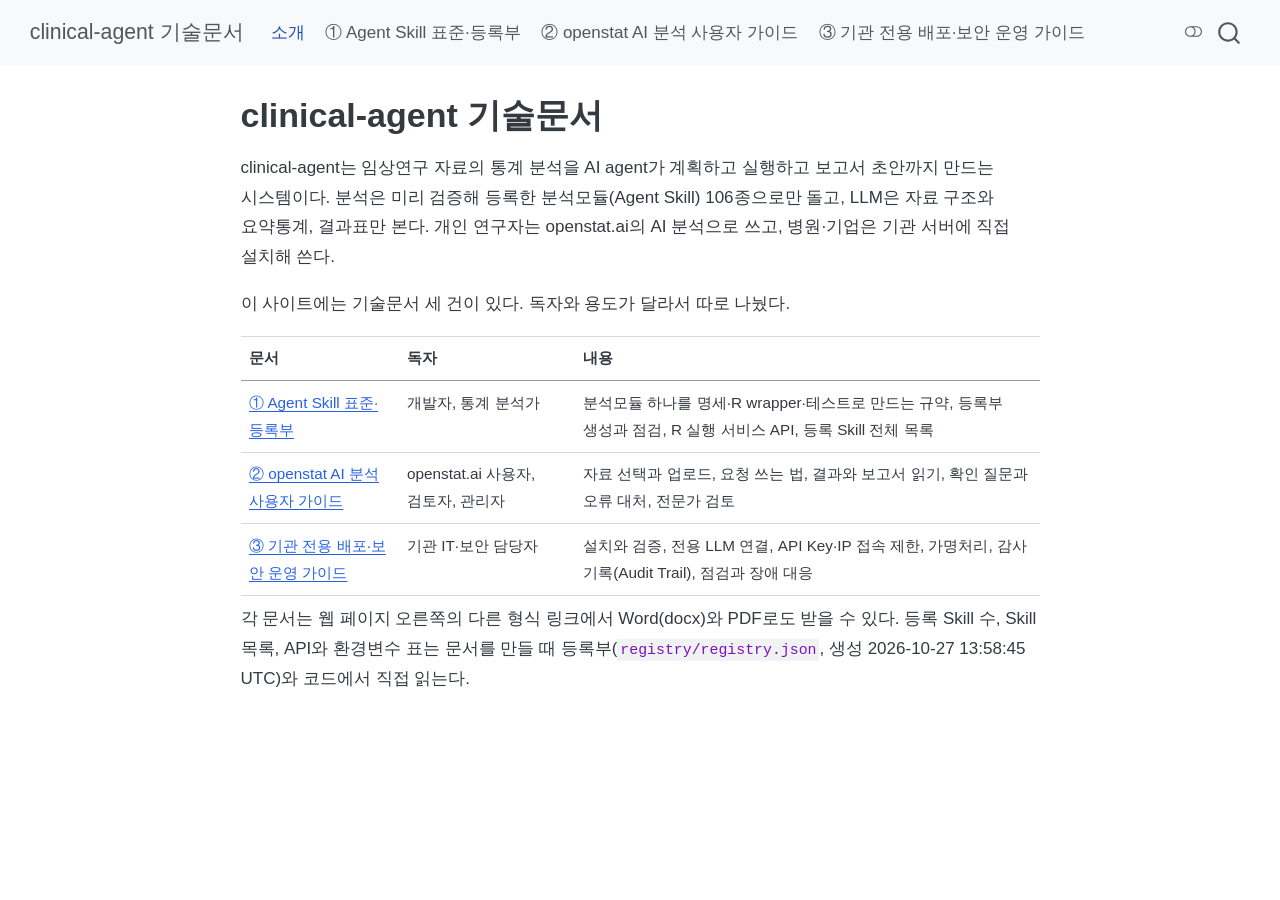
<file: index.html>
<!DOCTYPE html>
<html xmlns="http://www.w3.org/1999/xhtml" lang="ko" xml:lang="ko"><head>

<meta charset="utf-8">
<meta name="generator" content="quarto-1.8.26">

<meta name="viewport" content="width=device-width, initial-scale=1.0, user-scalable=yes">


<title>clinical-agent 기술문서</title>
<style>
code{white-space: pre-wrap;}
span.smallcaps{font-variant: small-caps;}
div.columns{display: flex; gap: min(4vw, 1.5em);}
div.column{flex: auto; overflow-x: auto;}
div.hanging-indent{margin-left: 1.5em; text-indent: -1.5em;}
ul.task-list{list-style: none;}
ul.task-list li input[type="checkbox"] {
  width: 0.8em;
  margin: 0 0.8em 0.2em -1em; /* quarto-specific, see https://github.com/quarto-dev/quarto-cli/issues/4556 */ 
  vertical-align: middle;
}
</style>


<script src="site_libs/quarto-nav/quarto-nav.js"></script>
<script src="site_libs/quarto-nav/headroom.min.js"></script>
<script src="site_libs/clipboard/clipboard.min.js"></script>
<script src="site_libs/quarto-search/autocomplete.umd.js"></script>
<script src="site_libs/quarto-search/fuse.min.js"></script>
<script src="site_libs/quarto-search/quarto-search.js"></script>
<meta name="quarto:offset" content="./">
<script src="site_libs/quarto-html/quarto.js" type="module"></script>
<script src="site_libs/quarto-html/tabsets/tabsets.js" type="module"></script>
<script src="site_libs/quarto-html/axe/axe-check.js" type="module"></script>
<script src="site_libs/quarto-html/popper.min.js"></script>
<script src="site_libs/quarto-html/tippy.umd.min.js"></script>
<script src="site_libs/quarto-html/anchor.min.js"></script>
<link href="site_libs/quarto-html/tippy.css" rel="stylesheet">
<link href="site_libs/quarto-html/quarto-syntax-highlighting-587c61ba64f3a5504c4d52d930310e48.css" rel="stylesheet" class="quarto-color-scheme" id="quarto-text-highlighting-styles">
<link href="site_libs/quarto-html/quarto-syntax-highlighting-dark-b758ccaa5987ceb1b75504551e579abf.css" rel="stylesheet" class="quarto-color-scheme quarto-color-alternate" id="quarto-text-highlighting-styles">
<link href="site_libs/quarto-html/quarto-syntax-highlighting-587c61ba64f3a5504c4d52d930310e48.css" rel="stylesheet" class="quarto-color-scheme-extra" id="quarto-text-highlighting-styles">
<script src="site_libs/bootstrap/bootstrap.min.js"></script>
<link href="site_libs/bootstrap/bootstrap-icons.css" rel="stylesheet">
<link href="site_libs/bootstrap/bootstrap-09bdb41a5f8bebf2b1c32cf21f44a23c.min.css" rel="stylesheet" append-hash="true" class="quarto-color-scheme" id="quarto-bootstrap" data-mode="light">
<link href="site_libs/bootstrap/bootstrap-dark-399badc1d2ddcb1eccee84a473ac2367.min.css" rel="stylesheet" append-hash="true" class="quarto-color-scheme quarto-color-alternate" id="quarto-bootstrap" data-mode="dark">
<link href="site_libs/bootstrap/bootstrap-09bdb41a5f8bebf2b1c32cf21f44a23c.min.css" rel="stylesheet" append-hash="true" class="quarto-color-scheme-extra" id="quarto-bootstrap" data-mode="light">
<script id="quarto-search-options" type="application/json">{
  "location": "navbar",
  "copy-button": false,
  "collapse-after": 3,
  "panel-placement": "end",
  "type": "overlay",
  "limit": 50,
  "keyboard-shortcut": [
    "f",
    "/",
    "s"
  ],
  "show-item-context": false,
  "language": {
    "search-no-results-text": "일치 없음",
    "search-matching-documents-text": "일치된 문서",
    "search-copy-link-title": "검색 링크 복사",
    "search-hide-matches-text": "추가 검색 결과 숨기기",
    "search-more-match-text": "추가 검색결과",
    "search-more-matches-text": "추가 검색결과",
    "search-clear-button-title": "제거",
    "search-text-placeholder": "",
    "search-detached-cancel-button-title": "취소",
    "search-submit-button-title": "검색",
    "search-label": "검색"
  }
}</script>
<style>html{ scroll-behavior: smooth; }</style>


<link rel="stylesheet" href="assets/styles.css">
</head>

<body class="nav-fixed fullcontent quarto-light"><script id="quarto-html-before-body" type="application/javascript">
    const toggleBodyColorMode = (bsSheetEl) => {
      const mode = bsSheetEl.getAttribute("data-mode");
      const bodyEl = window.document.querySelector("body");
      if (mode === "dark") {
        bodyEl.classList.add("quarto-dark");
        bodyEl.classList.remove("quarto-light");
      } else {
        bodyEl.classList.add("quarto-light");
        bodyEl.classList.remove("quarto-dark");
      }
    }
    const toggleBodyColorPrimary = () => {
      const bsSheetEl = window.document.querySelector("link#quarto-bootstrap:not([rel=disabled-stylesheet])");
      if (bsSheetEl) {
        toggleBodyColorMode(bsSheetEl);
      }
    }
    const setColorSchemeToggle = (alternate) => {
      const toggles = window.document.querySelectorAll('.quarto-color-scheme-toggle');
      for (let i=0; i < toggles.length; i++) {
        const toggle = toggles[i];
        if (toggle) {
          if (alternate) {
            toggle.classList.add("alternate");
          } else {
            toggle.classList.remove("alternate");
          }
        }
      }
    };
    const toggleColorMode = (alternate) => {
      // Switch the stylesheets
      const primaryStylesheets = window.document.querySelectorAll('link.quarto-color-scheme:not(.quarto-color-alternate)');
      const alternateStylesheets = window.document.querySelectorAll('link.quarto-color-scheme.quarto-color-alternate');
      manageTransitions('#quarto-margin-sidebar .nav-link', false);
      if (alternate) {
        // note: dark is layered on light, we don't disable primary!
        enableStylesheet(alternateStylesheets);
        for (const sheetNode of alternateStylesheets) {
          if (sheetNode.id === "quarto-bootstrap") {
            toggleBodyColorMode(sheetNode);
          }
        }
      } else {
        disableStylesheet(alternateStylesheets);
        enableStylesheet(primaryStylesheets)
        toggleBodyColorPrimary();
      }
      manageTransitions('#quarto-margin-sidebar .nav-link', true);
      // Switch the toggles
      setColorSchemeToggle(alternate)
      // Hack to workaround the fact that safari doesn't
      // properly recolor the scrollbar when toggling (#1455)
      if (navigator.userAgent.indexOf('Safari') > 0 && navigator.userAgent.indexOf('Chrome') == -1) {
        manageTransitions("body", false);
        window.scrollTo(0, 1);
        setTimeout(() => {
          window.scrollTo(0, 0);
          manageTransitions("body", true);
        }, 40);
      }
    }
    const disableStylesheet = (stylesheets) => {
      for (let i=0; i < stylesheets.length; i++) {
        const stylesheet = stylesheets[i];
        stylesheet.rel = 'disabled-stylesheet';
      }
    }
    const enableStylesheet = (stylesheets) => {
      for (let i=0; i < stylesheets.length; i++) {
        const stylesheet = stylesheets[i];
        if(stylesheet.rel !== 'stylesheet') { // for Chrome, which will still FOUC without this check
          stylesheet.rel = 'stylesheet';
        }
      }
    }
    const manageTransitions = (selector, allowTransitions) => {
      const els = window.document.querySelectorAll(selector);
      for (let i=0; i < els.length; i++) {
        const el = els[i];
        if (allowTransitions) {
          el.classList.remove('notransition');
        } else {
          el.classList.add('notransition');
        }
      }
    }
    const isFileUrl = () => {
      return window.location.protocol === 'file:';
    }
    const hasAlternateSentinel = () => {
      let styleSentinel = getColorSchemeSentinel();
      if (styleSentinel !== null) {
        return styleSentinel === "alternate";
      } else {
        return false;
      }
    }
    const setStyleSentinel = (alternate) => {
      const value = alternate ? "alternate" : "default";
      if (!isFileUrl()) {
        window.localStorage.setItem("quarto-color-scheme", value);
      } else {
        localAlternateSentinel = value;
      }
    }
    const getColorSchemeSentinel = () => {
      if (!isFileUrl()) {
        const storageValue = window.localStorage.getItem("quarto-color-scheme");
        return storageValue != null ? storageValue : localAlternateSentinel;
      } else {
        return localAlternateSentinel;
      }
    }
    const toggleGiscusIfUsed = (isAlternate, darkModeDefault) => {
      const baseTheme = document.querySelector('#giscus-base-theme')?.value ?? 'light';
      const alternateTheme = document.querySelector('#giscus-alt-theme')?.value ?? 'dark';
      let newTheme = '';
      if(authorPrefersDark) {
        newTheme = isAlternate ? baseTheme : alternateTheme;
      } else {
        newTheme = isAlternate ? alternateTheme : baseTheme;
      }
      const changeGiscusTheme = () => {
        // From: https://github.com/giscus/giscus/issues/336
        const sendMessage = (message) => {
          const iframe = document.querySelector('iframe.giscus-frame');
          if (!iframe) return;
          iframe.contentWindow.postMessage({ giscus: message }, 'https://giscus.app');
        }
        sendMessage({
          setConfig: {
            theme: newTheme
          }
        });
      }
      const isGiscussLoaded = window.document.querySelector('iframe.giscus-frame') !== null;
      if (isGiscussLoaded) {
        changeGiscusTheme();
      }
    };
    const authorPrefersDark = false;
    const darkModeDefault = authorPrefersDark;
      document.querySelector('link#quarto-text-highlighting-styles.quarto-color-scheme-extra').rel = 'disabled-stylesheet';
      document.querySelector('link#quarto-bootstrap.quarto-color-scheme-extra').rel = 'disabled-stylesheet';
    let localAlternateSentinel = darkModeDefault ? 'alternate' : 'default';
    // Dark / light mode switch
    window.quartoToggleColorScheme = () => {
      // Read the current dark / light value
      let toAlternate = !hasAlternateSentinel();
      toggleColorMode(toAlternate);
      setStyleSentinel(toAlternate);
      toggleGiscusIfUsed(toAlternate, darkModeDefault);
      window.dispatchEvent(new Event('resize'));
    };
    // Switch to dark mode if need be
    if (hasAlternateSentinel()) {
      toggleColorMode(true);
    } else {
      toggleColorMode(false);
    }
  </script>

<div id="quarto-search-results"></div>
  <header id="quarto-header" class="headroom fixed-top">
    <nav class="navbar navbar-expand-lg " data-bs-theme="dark">
      <div class="navbar-container container-fluid">
      <div class="navbar-brand-container mx-auto">
    <a class="navbar-brand" href="./index.html">
    <span class="navbar-title">clinical-agent 기술문서</span>
    </a>
  </div>
            <div id="quarto-search" class="" title="검색"></div>
          <button class="navbar-toggler" type="button" data-bs-toggle="collapse" data-bs-target="#navbarCollapse" aria-controls="navbarCollapse" role="menu" aria-expanded="false" aria-label="탐색 전환" onclick="if (window.quartoToggleHeadroom) { window.quartoToggleHeadroom(); }">
  <span class="navbar-toggler-icon"></span>
</button>
          <div class="collapse navbar-collapse" id="navbarCollapse">
            <ul class="navbar-nav navbar-nav-scroll me-auto">
  <li class="nav-item">
    <a class="nav-link active" href="./index.html" aria-current="page"> 
<span class="menu-text">소개</span></a>
  </li>  
  <li class="nav-item">
    <a class="nav-link" href="./skill-standard/index.html"> 
<span class="menu-text">① Agent Skill 표준·등록부</span></a>
  </li>  
  <li class="nav-item">
    <a class="nav-link" href="./user-guide/index.html"> 
<span class="menu-text">② openstat AI 분석 사용자 가이드</span></a>
  </li>  
  <li class="nav-item">
    <a class="nav-link" href="./onprem-ops/index.html"> 
<span class="menu-text">③ 기관 전용 배포·보안 운영 가이드</span></a>
  </li>  
</ul>
          </div> <!-- /navcollapse -->
            <div class="quarto-navbar-tools">
  <a href="" class="quarto-color-scheme-toggle quarto-navigation-tool  px-1" onclick="window.quartoToggleColorScheme(); return false;" title="다크 모드 전환"><i class="bi"></i></a>
</div>
      </div> <!-- /container-fluid -->
    </nav>
</header>
<!-- content -->
<div id="quarto-content" class="quarto-container page-columns page-rows-contents page-layout-article page-navbar">
<!-- sidebar -->
<!-- margin-sidebar -->
    
<!-- main -->
<main class="content" id="quarto-document-content">


<header id="title-block-header" class="quarto-title-block default">
<div class="quarto-title">
<h1 class="title">clinical-agent 기술문서</h1>
</div>



<div class="quarto-title-meta">

    
  
    
  </div>
  


</header>


<p>clinical-agent는 임상연구 자료의 통계 분석을 AI agent가 계획하고 실행하고 보고서 초안까지 만드는 시스템이다. 분석은 미리 검증해 등록한 분석모듈(Agent Skill) 106종으로만 돌고, LLM은 자료 구조와 요약통계, 결과표만 본다. 개인 연구자는 openstat.ai의 AI 분석으로 쓰고, 병원·기업은 기관 서버에 직접 설치해 쓴다.</p>
<p>이 사이트에는 기술문서 세 건이 있다. 독자와 용도가 달라서 따로 나눴다.</p>
<table class="caption-top table">
<thead>
<tr class="header">
<th>문서</th>
<th>독자</th>
<th>내용</th>
</tr>
</thead>
<tbody>
<tr class="odd">
<td><a href="./skill-standard/index.html">① Agent Skill 표준·등록부</a></td>
<td>개발자, 통계 분석가</td>
<td>분석모듈 하나를 명세·R wrapper·테스트로 만드는 규약, 등록부 생성과 점검, R 실행 서비스 API, 등록 Skill 전체 목록</td>
</tr>
<tr class="even">
<td><a href="./user-guide/index.html">② openstat AI 분석 사용자 가이드</a></td>
<td>openstat.ai 사용자, 검토자, 관리자</td>
<td>자료 선택과 업로드, 요청 쓰는 법, 결과와 보고서 읽기, 확인 질문과 오류 대처, 전문가 검토</td>
</tr>
<tr class="odd">
<td><a href="./onprem-ops/index.html">③ 기관 전용 배포·보안 운영 가이드</a></td>
<td>기관 IT·보안 담당자</td>
<td>설치와 검증, 전용 LLM 연결, API Key·IP 접속 제한, 가명처리, 감사 기록(Audit Trail), 점검과 장애 대응</td>
</tr>
</tbody>
</table>
<p>각 문서는 웹 페이지 오른쪽의 다른 형식 링크에서 Word(docx)와 PDF로도 받을 수 있다. 등록 Skill 수, Skill 목록, API와 환경변수 표는 문서를 만들 때 등록부(<code>registry/registry.json</code>, 생성 2026-10-27 13:58:45 UTC)와 코드에서 직접 읽는다.</p>



</main> <!-- /main -->
<script id="quarto-html-after-body" type="application/javascript">
  window.document.addEventListener("DOMContentLoaded", function (event) {
    // Ensure there is a toggle, if there isn't float one in the top right
    if (window.document.querySelector('.quarto-color-scheme-toggle') === null) {
      const a = window.document.createElement('a');
      a.classList.add('top-right');
      a.classList.add('quarto-color-scheme-toggle');
      a.href = "";
      a.onclick = function() { try { window.quartoToggleColorScheme(); } catch {} return false; };
      const i = window.document.createElement("i");
      i.classList.add('bi');
      a.appendChild(i);
      window.document.body.appendChild(a);
    }
    setColorSchemeToggle(hasAlternateSentinel())
    const icon = "";
    const anchorJS = new window.AnchorJS();
    anchorJS.options = {
      placement: 'right',
      icon: icon
    };
    anchorJS.add('.anchored');
    const isCodeAnnotation = (el) => {
      for (const clz of el.classList) {
        if (clz.startsWith('code-annotation-')) {                     
          return true;
        }
      }
      return false;
    }
    const onCopySuccess = function(e) {
      // button target
      const button = e.trigger;
      // don't keep focus
      button.blur();
      // flash "checked"
      button.classList.add('code-copy-button-checked');
      var currentTitle = button.getAttribute("title");
      button.setAttribute("title", "복사완료!");
      let tooltip;
      if (window.bootstrap) {
        button.setAttribute("data-bs-toggle", "tooltip");
        button.setAttribute("data-bs-placement", "left");
        button.setAttribute("data-bs-title", "복사완료!");
        tooltip = new bootstrap.Tooltip(button, 
          { trigger: "manual", 
            customClass: "code-copy-button-tooltip",
            offset: [0, -8]});
        tooltip.show();    
      }
      setTimeout(function() {
        if (tooltip) {
          tooltip.hide();
          button.removeAttribute("data-bs-title");
          button.removeAttribute("data-bs-toggle");
          button.removeAttribute("data-bs-placement");
        }
        button.setAttribute("title", currentTitle);
        button.classList.remove('code-copy-button-checked');
      }, 1000);
      // clear code selection
      e.clearSelection();
    }
    const getTextToCopy = function(trigger) {
      const outerScaffold = trigger.parentElement.cloneNode(true);
      const codeEl = outerScaffold.querySelector('code');
      for (const childEl of codeEl.children) {
        if (isCodeAnnotation(childEl)) {
          childEl.remove();
        }
      }
      return codeEl.innerText;
    }
    const clipboard = new window.ClipboardJS('.code-copy-button:not([data-in-quarto-modal])', {
      text: getTextToCopy
    });
    clipboard.on('success', onCopySuccess);
    if (window.document.getElementById('quarto-embedded-source-code-modal')) {
      const clipboardModal = new window.ClipboardJS('.code-copy-button[data-in-quarto-modal]', {
        text: getTextToCopy,
        container: window.document.getElementById('quarto-embedded-source-code-modal')
      });
      clipboardModal.on('success', onCopySuccess);
    }
      var localhostRegex = new RegExp(/^(?:http|https):\/\/localhost\:?[0-9]*\//);
      var mailtoRegex = new RegExp(/^mailto:/);
        var filterRegex = new RegExp("https:\/\/zarathucorp\.github\.io\/clinical-agent-docs\/");
      var isInternal = (href) => {
          return filterRegex.test(href) || localhostRegex.test(href) || mailtoRegex.test(href);
      }
      // Inspect non-navigation links and adorn them if external
     var links = window.document.querySelectorAll('a[href]:not(.nav-link):not(.navbar-brand):not(.toc-action):not(.sidebar-link):not(.sidebar-item-toggle):not(.pagination-link):not(.no-external):not([aria-hidden]):not(.dropdown-item):not(.quarto-navigation-tool):not(.about-link)');
      for (var i=0; i<links.length; i++) {
        const link = links[i];
        if (!isInternal(link.href)) {
          // undo the damage that might have been done by quarto-nav.js in the case of
          // links that we want to consider external
          if (link.dataset.originalHref !== undefined) {
            link.href = link.dataset.originalHref;
          }
        }
      }
    function tippyHover(el, contentFn, onTriggerFn, onUntriggerFn) {
      const config = {
        allowHTML: true,
        maxWidth: 500,
        delay: 100,
        arrow: false,
        appendTo: function(el) {
            return el.parentElement;
        },
        interactive: true,
        interactiveBorder: 10,
        theme: 'quarto',
        placement: 'bottom-start',
      };
      if (contentFn) {
        config.content = contentFn;
      }
      if (onTriggerFn) {
        config.onTrigger = onTriggerFn;
      }
      if (onUntriggerFn) {
        config.onUntrigger = onUntriggerFn;
      }
      window.tippy(el, config); 
    }
    const noterefs = window.document.querySelectorAll('a[role="doc-noteref"]');
    for (var i=0; i<noterefs.length; i++) {
      const ref = noterefs[i];
      tippyHover(ref, function() {
        // use id or data attribute instead here
        let href = ref.getAttribute('data-footnote-href') || ref.getAttribute('href');
        try { href = new URL(href).hash; } catch {}
        const id = href.replace(/^#\/?/, "");
        const note = window.document.getElementById(id);
        if (note) {
          return note.innerHTML;
        } else {
          return "";
        }
      });
    }
    const xrefs = window.document.querySelectorAll('a.quarto-xref');
    const processXRef = (id, note) => {
      // Strip column container classes
      const stripColumnClz = (el) => {
        el.classList.remove("page-full", "page-columns");
        if (el.children) {
          for (const child of el.children) {
            stripColumnClz(child);
          }
        }
      }
      stripColumnClz(note)
      if (id === null || id.startsWith('sec-')) {
        // Special case sections, only their first couple elements
        const container = document.createElement("div");
        if (note.children && note.children.length > 2) {
          container.appendChild(note.children[0].cloneNode(true));
          for (let i = 1; i < note.children.length; i++) {
            const child = note.children[i];
            if (child.tagName === "P" && child.innerText === "") {
              continue;
            } else {
              container.appendChild(child.cloneNode(true));
              break;
            }
          }
          if (window.Quarto?.typesetMath) {
            window.Quarto.typesetMath(container);
          }
          return container.innerHTML
        } else {
          if (window.Quarto?.typesetMath) {
            window.Quarto.typesetMath(note);
          }
          return note.innerHTML;
        }
      } else {
        // Remove any anchor links if they are present
        const anchorLink = note.querySelector('a.anchorjs-link');
        if (anchorLink) {
          anchorLink.remove();
        }
        if (window.Quarto?.typesetMath) {
          window.Quarto.typesetMath(note);
        }
        if (note.classList.contains("callout")) {
          return note.outerHTML;
        } else {
          return note.innerHTML;
        }
      }
    }
    for (var i=0; i<xrefs.length; i++) {
      const xref = xrefs[i];
      tippyHover(xref, undefined, function(instance) {
        instance.disable();
        let url = xref.getAttribute('href');
        let hash = undefined; 
        if (url.startsWith('#')) {
          hash = url;
        } else {
          try { hash = new URL(url).hash; } catch {}
        }
        if (hash) {
          const id = hash.replace(/^#\/?/, "");
          const note = window.document.getElementById(id);
          if (note !== null) {
            try {
              const html = processXRef(id, note.cloneNode(true));
              instance.setContent(html);
            } finally {
              instance.enable();
              instance.show();
            }
          } else {
            // See if we can fetch this
            fetch(url.split('#')[0])
            .then(res => res.text())
            .then(html => {
              const parser = new DOMParser();
              const htmlDoc = parser.parseFromString(html, "text/html");
              const note = htmlDoc.getElementById(id);
              if (note !== null) {
                const html = processXRef(id, note);
                instance.setContent(html);
              } 
            }).finally(() => {
              instance.enable();
              instance.show();
            });
          }
        } else {
          // See if we can fetch a full url (with no hash to target)
          // This is a special case and we should probably do some content thinning / targeting
          fetch(url)
          .then(res => res.text())
          .then(html => {
            const parser = new DOMParser();
            const htmlDoc = parser.parseFromString(html, "text/html");
            const note = htmlDoc.querySelector('main.content');
            if (note !== null) {
              // This should only happen for chapter cross references
              // (since there is no id in the URL)
              // remove the first header
              if (note.children.length > 0 && note.children[0].tagName === "HEADER") {
                note.children[0].remove();
              }
              const html = processXRef(null, note);
              instance.setContent(html);
            } 
          }).finally(() => {
            instance.enable();
            instance.show();
          });
        }
      }, function(instance) {
      });
    }
        let selectedAnnoteEl;
        const selectorForAnnotation = ( cell, annotation) => {
          let cellAttr = 'data-code-cell="' + cell + '"';
          let lineAttr = 'data-code-annotation="' +  annotation + '"';
          const selector = 'span[' + cellAttr + '][' + lineAttr + ']';
          return selector;
        }
        const selectCodeLines = (annoteEl) => {
          const doc = window.document;
          const targetCell = annoteEl.getAttribute("data-target-cell");
          const targetAnnotation = annoteEl.getAttribute("data-target-annotation");
          const annoteSpan = window.document.querySelector(selectorForAnnotation(targetCell, targetAnnotation));
          const lines = annoteSpan.getAttribute("data-code-lines").split(",");
          const lineIds = lines.map((line) => {
            return targetCell + "-" + line;
          })
          let top = null;
          let height = null;
          let parent = null;
          if (lineIds.length > 0) {
              //compute the position of the single el (top and bottom and make a div)
              const el = window.document.getElementById(lineIds[0]);
              top = el.offsetTop;
              height = el.offsetHeight;
              parent = el.parentElement.parentElement;
            if (lineIds.length > 1) {
              const lastEl = window.document.getElementById(lineIds[lineIds.length - 1]);
              const bottom = lastEl.offsetTop + lastEl.offsetHeight;
              height = bottom - top;
            }
            if (top !== null && height !== null && parent !== null) {
              // cook up a div (if necessary) and position it 
              let div = window.document.getElementById("code-annotation-line-highlight");
              if (div === null) {
                div = window.document.createElement("div");
                div.setAttribute("id", "code-annotation-line-highlight");
                div.style.position = 'absolute';
                parent.appendChild(div);
              }
              div.style.top = top - 2 + "px";
              div.style.height = height + 4 + "px";
              div.style.left = 0;
              let gutterDiv = window.document.getElementById("code-annotation-line-highlight-gutter");
              if (gutterDiv === null) {
                gutterDiv = window.document.createElement("div");
                gutterDiv.setAttribute("id", "code-annotation-line-highlight-gutter");
                gutterDiv.style.position = 'absolute';
                const codeCell = window.document.getElementById(targetCell);
                const gutter = codeCell.querySelector('.code-annotation-gutter');
                gutter.appendChild(gutterDiv);
              }
              gutterDiv.style.top = top - 2 + "px";
              gutterDiv.style.height = height + 4 + "px";
            }
            selectedAnnoteEl = annoteEl;
          }
        };
        const unselectCodeLines = () => {
          const elementsIds = ["code-annotation-line-highlight", "code-annotation-line-highlight-gutter"];
          elementsIds.forEach((elId) => {
            const div = window.document.getElementById(elId);
            if (div) {
              div.remove();
            }
          });
          selectedAnnoteEl = undefined;
        };
          // Handle positioning of the toggle
      window.addEventListener(
        "resize",
        throttle(() => {
          elRect = undefined;
          if (selectedAnnoteEl) {
            selectCodeLines(selectedAnnoteEl);
          }
        }, 10)
      );
      function throttle(fn, ms) {
      let throttle = false;
      let timer;
        return (...args) => {
          if(!throttle) { // first call gets through
              fn.apply(this, args);
              throttle = true;
          } else { // all the others get throttled
              if(timer) clearTimeout(timer); // cancel #2
              timer = setTimeout(() => {
                fn.apply(this, args);
                timer = throttle = false;
              }, ms);
          }
        };
      }
        // Attach click handler to the DT
        const annoteDls = window.document.querySelectorAll('dt[data-target-cell]');
        for (const annoteDlNode of annoteDls) {
          annoteDlNode.addEventListener('click', (event) => {
            const clickedEl = event.target;
            if (clickedEl !== selectedAnnoteEl) {
              unselectCodeLines();
              const activeEl = window.document.querySelector('dt[data-target-cell].code-annotation-active');
              if (activeEl) {
                activeEl.classList.remove('code-annotation-active');
              }
              selectCodeLines(clickedEl);
              clickedEl.classList.add('code-annotation-active');
            } else {
              // Unselect the line
              unselectCodeLines();
              clickedEl.classList.remove('code-annotation-active');
            }
          });
        }
    const findCites = (el) => {
      const parentEl = el.parentElement;
      if (parentEl) {
        const cites = parentEl.dataset.cites;
        if (cites) {
          return {
            el,
            cites: cites.split(' ')
          };
        } else {
          return findCites(el.parentElement)
        }
      } else {
        return undefined;
      }
    };
    var bibliorefs = window.document.querySelectorAll('a[role="doc-biblioref"]');
    for (var i=0; i<bibliorefs.length; i++) {
      const ref = bibliorefs[i];
      const citeInfo = findCites(ref);
      if (citeInfo) {
        tippyHover(citeInfo.el, function() {
          var popup = window.document.createElement('div');
          citeInfo.cites.forEach(function(cite) {
            var citeDiv = window.document.createElement('div');
            citeDiv.classList.add('hanging-indent');
            citeDiv.classList.add('csl-entry');
            var biblioDiv = window.document.getElementById('ref-' + cite);
            if (biblioDiv) {
              citeDiv.innerHTML = biblioDiv.innerHTML;
            }
            popup.appendChild(citeDiv);
          });
          return popup.innerHTML;
        });
      }
    }
  });
  </script>
</div> <!-- /content -->




<script src="site_libs/quarto-html/zenscroll-min.js"></script>
</body></html>
</file>
<file: site_libs/quarto-html/tippy.css>
.tippy-box[data-animation=fade][data-state=hidden]{opacity:0}[data-tippy-root]{max-width:calc(100vw - 10px)}.tippy-box{position:relative;background-color:#333;color:#fff;border-radius:4px;font-size:14px;line-height:1.4;white-space:normal;outline:0;transition-property:transform,visibility,opacity}.tippy-box[data-placement^=top]>.tippy-arrow{bottom:0}.tippy-box[data-placement^=top]>.tippy-arrow:before{bottom:-7px;left:0;border-width:8px 8px 0;border-top-color:initial;transform-origin:center top}.tippy-box[data-placement^=bottom]>.tippy-arrow{top:0}.tippy-box[data-placement^=bottom]>.tippy-arrow:before{top:-7px;left:0;border-width:0 8px 8px;border-bottom-color:initial;transform-origin:center bottom}.tippy-box[data-placement^=left]>.tippy-arrow{right:0}.tippy-box[data-placement^=left]>.tippy-arrow:before{border-width:8px 0 8px 8px;border-left-color:initial;right:-7px;transform-origin:center left}.tippy-box[data-placement^=right]>.tippy-arrow{left:0}.tippy-box[data-placement^=right]>.tippy-arrow:before{left:-7px;border-width:8px 8px 8px 0;border-right-color:initial;transform-origin:center right}.tippy-box[data-inertia][data-state=visible]{transition-timing-function:cubic-bezier(.54,1.5,.38,1.11)}.tippy-arrow{width:16px;height:16px;color:#333}.tippy-arrow:before{content:"";position:absolute;border-color:transparent;border-style:solid}.tippy-content{position:relative;padding:5px 9px;z-index:1}
</file>
<file: site_libs/quarto-html/quarto-syntax-highlighting-587c61ba64f3a5504c4d52d930310e48.css>
/* quarto syntax highlight colors */
:root {
  --quarto-hl-ot-color: #003B4F;
  --quarto-hl-at-color: #657422;
  --quarto-hl-ss-color: #20794D;
  --quarto-hl-an-color: #5E5E5E;
  --quarto-hl-fu-color: #4758AB;
  --quarto-hl-st-color: #20794D;
  --quarto-hl-cf-color: #003B4F;
  --quarto-hl-op-color: #5E5E5E;
  --quarto-hl-er-color: #AD0000;
  --quarto-hl-bn-color: #AD0000;
  --quarto-hl-al-color: #AD0000;
  --quarto-hl-va-color: #111111;
  --quarto-hl-bu-color: inherit;
  --quarto-hl-ex-color: inherit;
  --quarto-hl-pp-color: #AD0000;
  --quarto-hl-in-color: #5E5E5E;
  --quarto-hl-vs-color: #20794D;
  --quarto-hl-wa-color: #5E5E5E;
  --quarto-hl-do-color: #5E5E5E;
  --quarto-hl-im-color: #00769E;
  --quarto-hl-ch-color: #20794D;
  --quarto-hl-dt-color: #AD0000;
  --quarto-hl-fl-color: #AD0000;
  --quarto-hl-co-color: #5E5E5E;
  --quarto-hl-cv-color: #5E5E5E;
  --quarto-hl-cn-color: #8f5902;
  --quarto-hl-sc-color: #5E5E5E;
  --quarto-hl-dv-color: #AD0000;
  --quarto-hl-kw-color: #003B4F;
}

/* other quarto variables */
:root {
  --quarto-font-monospace: SFMono-Regular, Menlo, Monaco, Consolas, "Liberation Mono", "Courier New", monospace;
}

/* syntax highlight based on Pandoc's rules */
pre > code.sourceCode > span {
  color: #003B4F;
}

code.sourceCode > span {
  color: #003B4F;
}

div.sourceCode,
div.sourceCode pre.sourceCode {
  color: #003B4F;
}

/* Normal */
code span {
  color: #003B4F;
}

/* Alert */
code span.al {
  color: #AD0000;
  font-style: inherit;
}

/* Annotation */
code span.an {
  color: #5E5E5E;
  font-style: inherit;
}

/* Attribute */
code span.at {
  color: #657422;
  font-style: inherit;
}

/* BaseN */
code span.bn {
  color: #AD0000;
  font-style: inherit;
}

/* BuiltIn */
code span.bu {
  font-style: inherit;
}

/* ControlFlow */
code span.cf {
  color: #003B4F;
  font-weight: bold;
  font-style: inherit;
}

/* Char */
code span.ch {
  color: #20794D;
  font-style: inherit;
}

/* Constant */
code span.cn {
  color: #8f5902;
  font-style: inherit;
}

/* Comment */
code span.co {
  color: #5E5E5E;
  font-style: inherit;
}

/* CommentVar */
code span.cv {
  color: #5E5E5E;
  font-style: italic;
}

/* Documentation */
code span.do {
  color: #5E5E5E;
  font-style: italic;
}

/* DataType */
code span.dt {
  color: #AD0000;
  font-style: inherit;
}

/* DecVal */
code span.dv {
  color: #AD0000;
  font-style: inherit;
}

/* Error */
code span.er {
  color: #AD0000;
  font-style: inherit;
}

/* Extension */
code span.ex {
  font-style: inherit;
}

/* Float */
code span.fl {
  color: #AD0000;
  font-style: inherit;
}

/* Function */
code span.fu {
  color: #4758AB;
  font-style: inherit;
}

/* Import */
code span.im {
  color: #00769E;
  font-style: inherit;
}

/* Information */
code span.in {
  color: #5E5E5E;
  font-style: inherit;
}

/* Keyword */
code span.kw {
  color: #003B4F;
  font-weight: bold;
  font-style: inherit;
}

/* Operator */
code span.op {
  color: #5E5E5E;
  font-style: inherit;
}

/* Other */
code span.ot {
  color: #003B4F;
  font-style: inherit;
}

/* Preprocessor */
code span.pp {
  color: #AD0000;
  font-style: inherit;
}

/* SpecialChar */
code span.sc {
  color: #5E5E5E;
  font-style: inherit;
}

/* SpecialString */
code span.ss {
  color: #20794D;
  font-style: inherit;
}

/* String */
code span.st {
  color: #20794D;
  font-style: inherit;
}

/* Variable */
code span.va {
  color: #111111;
  font-style: inherit;
}

/* VerbatimString */
code span.vs {
  color: #20794D;
  font-style: inherit;
}

/* Warning */
code span.wa {
  color: #5E5E5E;
  font-style: italic;
}

.prevent-inlining {
  content: "</";
}

/*# sourceMappingURL=2dce1cc6c82594539e1579de68416b47.css.map */
</file>
<file: site_libs/quarto-html/quarto-syntax-highlighting-dark-b758ccaa5987ceb1b75504551e579abf.css>
/* quarto syntax highlight colors */
:root {
  --quarto-hl-al-color: #f07178;
  --quarto-hl-an-color: #d4d0ab;
  --quarto-hl-at-color: #00e0e0;
  --quarto-hl-bn-color: #d4d0ab;
  --quarto-hl-bu-color: #abe338;
  --quarto-hl-ch-color: #abe338;
  --quarto-hl-co-color: #f8f8f2;
  --quarto-hl-cv-color: #ffd700;
  --quarto-hl-cn-color: #ffd700;
  --quarto-hl-cf-color: #ffa07a;
  --quarto-hl-dt-color: #ffa07a;
  --quarto-hl-dv-color: #d4d0ab;
  --quarto-hl-do-color: #f8f8f2;
  --quarto-hl-er-color: #f07178;
  --quarto-hl-ex-color: #00e0e0;
  --quarto-hl-fl-color: #d4d0ab;
  --quarto-hl-fu-color: #ffa07a;
  --quarto-hl-im-color: #abe338;
  --quarto-hl-in-color: #d4d0ab;
  --quarto-hl-kw-color: #ffa07a;
  --quarto-hl-op-color: #ffa07a;
  --quarto-hl-ot-color: #00e0e0;
  --quarto-hl-pp-color: #dcc6e0;
  --quarto-hl-re-color: #00e0e0;
  --quarto-hl-sc-color: #abe338;
  --quarto-hl-ss-color: #abe338;
  --quarto-hl-st-color: #abe338;
  --quarto-hl-va-color: #00e0e0;
  --quarto-hl-vs-color: #abe338;
  --quarto-hl-wa-color: #dcc6e0;
}

/* other quarto variables */
:root {
  --quarto-font-monospace: SFMono-Regular, Menlo, Monaco, Consolas, "Liberation Mono", "Courier New", monospace;
}

/* syntax highlight based on Pandoc's rules */
pre > code.sourceCode > span {
  color: #f8f8f2;
}

code.sourceCode > span {
  color: #f8f8f2;
}

div.sourceCode,
div.sourceCode pre.sourceCode {
  color: #f8f8f2;
}

/* Normal */
code span {
  color: #f8f8f2;
}

/* Alert */
code span.al {
  color: #f07178;
}

/* Annotation */
code span.an {
  color: #d4d0ab;
}

/* Attribute */
code span.at {
  color: #00e0e0;
}

/* BaseN */
code span.bn {
  color: #d4d0ab;
}

/* BuiltIn */
code span.bu {
  color: #abe338;
}

/* ControlFlow */
code span.cf {
  font-weight: bold;
  color: #ffa07a;
}

/* Char */
code span.ch {
  color: #abe338;
}

/* Constant */
code span.cn {
  color: #ffd700;
}

/* Comment */
code span.co {
  font-style: italic;
  color: #f8f8f2;
}

/* CommentVar */
code span.cv {
  color: #ffd700;
}

/* Documentation */
code span.do {
  color: #f8f8f2;
}

/* DataType */
code span.dt {
  color: #ffa07a;
}

/* DecVal */
code span.dv {
  color: #d4d0ab;
}

/* Error */
code span.er {
  color: #f07178;
  text-decoration: underline;
}

/* Extension */
code span.ex {
  font-weight: bold;
  color: #00e0e0;
}

/* Float */
code span.fl {
  color: #d4d0ab;
}

/* Function */
code span.fu {
  color: #ffa07a;
}

/* Import */
code span.im {
  color: #abe338;
}

/* Information */
code span.in {
  color: #d4d0ab;
}

/* Keyword */
code span.kw {
  font-weight: bold;
  color: #ffa07a;
}

/* Operator */
code span.op {
  color: #ffa07a;
}

/* Other */
code span.ot {
  color: #00e0e0;
}

/* Preprocessor */
code span.pp {
  color: #dcc6e0;
}

/* RegionMarker */
code span.re {
  background-color: #f8f8f2;
  color: #00e0e0;
}

/* SpecialChar */
code span.sc {
  color: #abe338;
}

/* SpecialString */
code span.ss {
  color: #abe338;
}

/* String */
code span.st {
  color: #abe338;
}

/* Variable */
code span.va {
  color: #00e0e0;
}

/* VerbatimString */
code span.vs {
  color: #abe338;
}

/* Warning */
code span.wa {
  color: #dcc6e0;
}

.prevent-inlining {
  content: "</";
}

/*# sourceMappingURL=6c091f0476edacc1e88d089996040f32.css.map */
</file>
<file: assets/styles.css>
/* 한국어 본문 가독성: 줄 간격과 표 글자 크기 */
body { line-height: 1.75; word-break: keep-all; }
table { font-size: 0.9em; }
td code, th code { white-space: nowrap; }
.doc-info td:first-child { white-space: nowrap; font-weight: 600; }
</file>
